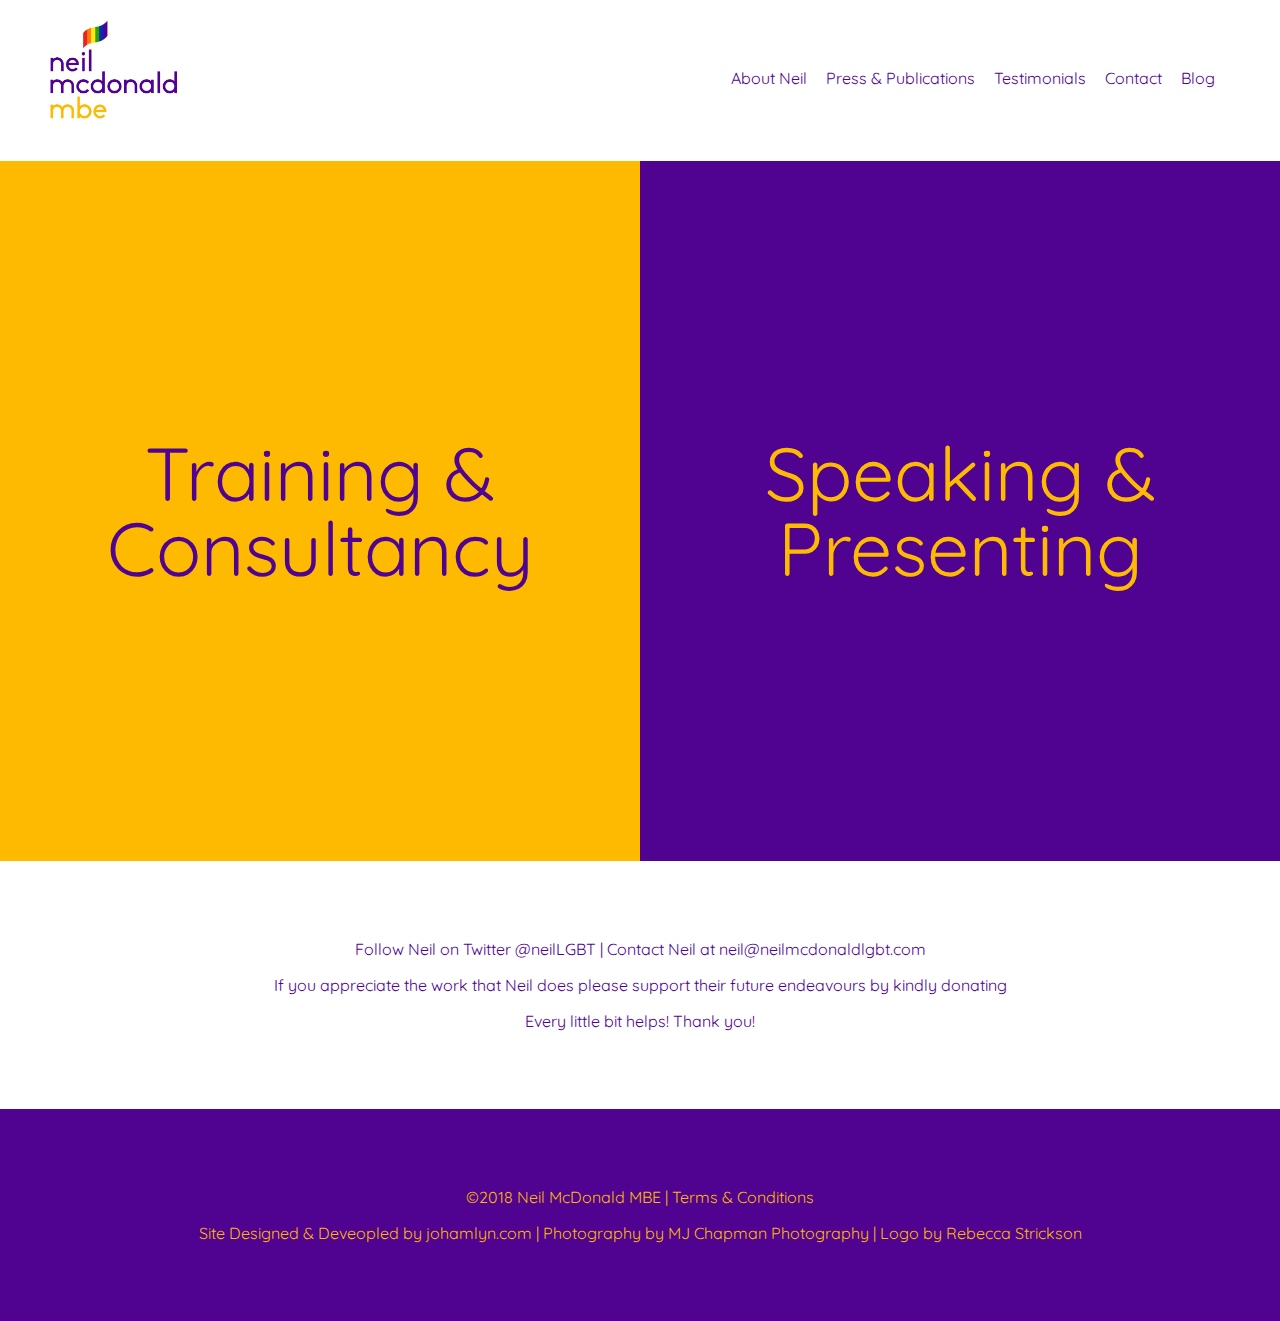
<file: index.html>
<!DOCTYPE html>
<html lang="en">
<head>
	<meta charset="utf-8">
	<meta name="description" content="LGBT Consultancy and Diversity Training">
  <meta name="keywords" content="LGBT, Consultancy, Diversity, Training, MBE">
	<meta name="google-site-verification" content="7BDsLbnuIYHjJ8TFVWQrb4E8E2ICrcxUHDn8xOt4UGc">

	<link href="https://fonts.googleapis.com/css?family=Quicksand" rel="stylesheet">

  <link rel="icon" href="images/logo.jpg">

	<title>Neil McDonald MBE</title>

	<link rel="stylesheet" href="css/reset.css">
	<link rel="stylesheet" href="css/style.css">

	<script>
  (function(i,s,o,g,r,a,m){i['GoogleAnalyticsObject']=r;i[r]=i[r]||function(){
  (i[r].q=i[r].q||[]).push(arguments)},i[r].l=1*new Date();a=s.createElement(o),
  m=s.getElementsByTagName(o)[0];a.async=1;a.src=g;m.parentNode.insertBefore(a,m)
  })(window,document,'script','https://www.google-analytics.com/analytics.js','ga');

  ga('create', 'UA-97072295-1', 'auto');
  ga('send', 'pageview');

</script>
</head>

<body>

<header>
	<a href="index.html"> <img src="images/logo.jpg" alt="logo"></a>

	<div class="list">
		<a href="about.html">About Neil</a>
		<a href="press.html">Press & Publications</a>
		<a href="testimonials.html">Testimonials</a>
		<a href="contact.html">Contact</a>
		<a href="http://neilmcdonaldlgbt.com/blog">Blog</a>
	</div>
</header>

<div class="container">
	<div><a class="consultancy" href="consultancy.html">Training & Consultancy</a></div>
	<div><a class="consultancy speaking" href="speaking.html">Speaking & Presenting</a></div>
</div>

<div class="contact">
	<p><a href="https://twitter.com/neilLGBT">Follow Neil on Twitter @neilLGBT</a> | <a href="mailto:neil@neilmcdonaldlgbt.com"> Contact Neil at neil@neilmcdonaldlgbt.com</a></p>

	<p><a href="https://www.paypal.me/neilmcdonaldlgbt">If you appreciate the work that Neil does please support their future endeavours by kindly donating</a></p>
	<p>Every little bit helps! Thank you!</p>
</div>

<footer>
  <p>&copy;2018 Neil McDonald MBE | <a href="terms.html">Terms & Conditions</a></p>

	<p><a href="http://johamlyn.com/">Site Designed & Deveopled by johamlyn.com</a> |
	<a href="http://www.mjchapman.co.uk/"> Photography by MJ Chapman Photography</a> | <a href="http://www.rebeccastrickson.com/"> Logo by Rebecca Strickson</a></p>
</footer>

</body>
</html>
</file>
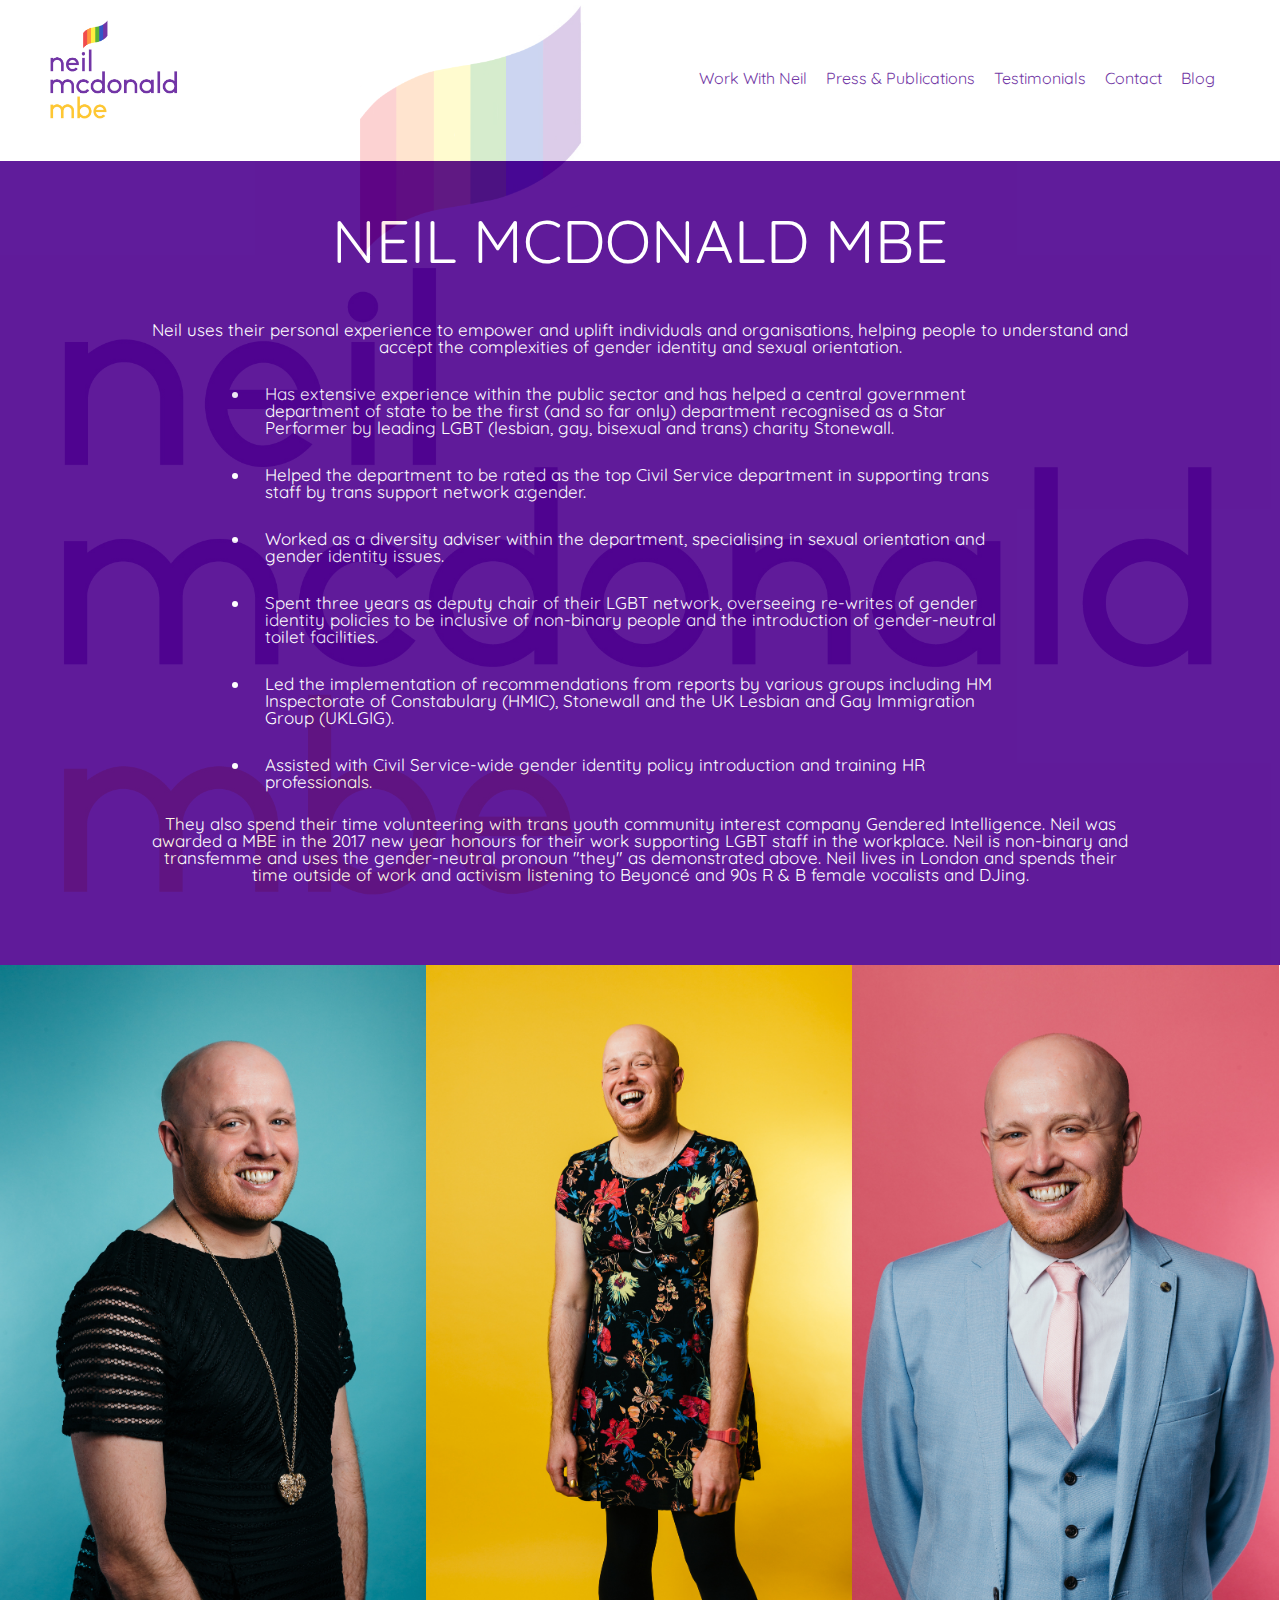
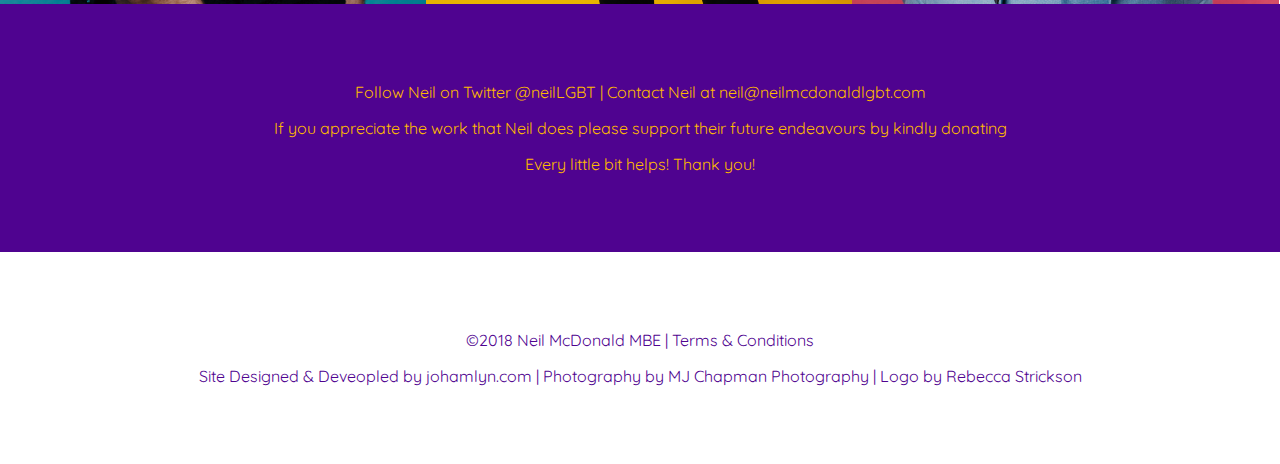
<file: about.html>
<!DOCTYPE html>
<html lang="en">
<head>
	<meta charset="utf-8">
	<meta name="description" content="LGBT Consultancy and Diversity Training">
  <meta name="keywords" content="LGBT, Consultancy, Diversity, Training, MBE">
	<meta name="google-site-verification" content="7BDsLbnuIYHjJ8TFVWQrb4E8E2ICrcxUHDn8xOt4UGc">

	<link href="https://fonts.googleapis.com/css?family=Quicksand" rel="stylesheet">

  <link rel="icon" href="images/logo.jpg">

	<title>Neil McDonald MBE | About</title>

	<link rel="stylesheet" href="css/reset.css">
	<link rel="stylesheet" href="css/about.css">

	<script>
  (function(i,s,o,g,r,a,m){i['GoogleAnalyticsObject']=r;i[r]=i[r]||function(){
  (i[r].q=i[r].q||[]).push(arguments)},i[r].l=1*new Date();a=s.createElement(o),
  m=s.getElementsByTagName(o)[0];a.async=1;a.src=g;m.parentNode.insertBefore(a,m)
  })(window,document,'script','https://www.google-analytics.com/analytics.js','ga');

  ga('create', 'UA-97072295-1', 'auto');
  ga('send', 'pageview');

</script>
</head>

<body>

<header>
	<a href="index.html"> <img src="images/logo.jpg" alt="logo"></a>

	<div class="list">
		<a href="index.html">Work With Neil</a>
		<a href="press.html">Press & Publications</a>
		<a href="testimonials.html">Testimonials</a>
		<a href="contact.html">Contact</a>
		<a href="http://neilmcdonaldlgbt.com/blog">Blog</a>
	</div>
</header>

<main>
	<h1>NEIL MCDONALD MBE</h1>

	<article>Neil uses their personal experience to empower and uplift individuals and organisations, helping people to understand and accept the complexities of gender identity and sexual orientation.</article>

	<ul>
		<li>Has extensive experience within the public sector and has helped a central government department of state to be the first (and so far only) department recognised as a Star Performer by leading LGBT (lesbian, gay, bisexual and trans) charity <a href="https://www.stonewall.org.uk/">Stonewall</a>.</li>

		<li>Helped the department to be rated as the top Civil Service department in supporting trans staff by trans support network <a href="http://www.agender.org.uk/">a:gender</a>.</li>

		<li>Worked as a diversity adviser within the department, specialising in sexual orientation and gender identity issues.</li>

		<li>Spent three years as deputy chair of their LGBT network, overseeing re-writes of gender identity policies to be inclusive of non-binary people and the introduction of gender-neutral toilet facilities.</li>

		<li>Led the implementation of recommendations from reports by various groups including HM Inspectorate of Constabulary (HMIC), <a href="https://www.stonewall.org.uk/">Stonewall</a> and the UK Lesbian and Gay Immigration Group (UKLGIG).</li>

		<li>Assisted with Civil Service-wide gender identity policy introduction and training HR professionals.</li>
	</ul>

	<article>They also spend their time volunteering with trans youth community interest company <a href="http://genderedintelligence.co.uk/">Gendered Intelligence</a>. Neil was awarded a MBE in the <a href="https://www.gov.uk/government/publications/new-years-honours-list-2017">2017 new year honours</a> for their work supporting LGBT staff in the workplace. Neil is non-binary and transfemme and uses the gender-neutral pronoun "they" as demonstrated above. Neil lives in London and spends their time outside of work and activism listening to Beyoncé and 90s R & B female vocalists and DJing.</article> 
</main>

<div class="container">
   <img alt="neilmcdonaldmbe" src="images/neil-3.jpg">
	 <img alt="neilmcdonaldmbe" src="images/neil-22.jpg">
	 <img alt="neilmcdonaldmbe" src="images/neil-39.jpg">
</div>

<div class="contact">
	<p><a href="https://twitter.com/neilLGBT">Follow Neil on Twitter @neilLGBT</a> | <a href="mailto:neil@neilmcdonaldlgbt.com"> Contact Neil at neil@neilmcdonaldlgbt.com</a></p>

	<p><a href="https://www.paypal.me/neilmcdonaldlgbt">If you appreciate the work that Neil does please support their future endeavours by kindly donating</a></p>
	<p>Every little bit helps! Thank you!</p>
</div>

<footer>
  <p>&copy;2018 Neil McDonald MBE | <a href="terms.html">Terms & Conditions</a></p>

	<p><a href="http://johamlyn.com/">Site Designed & Deveopled by johamlyn.com</a> |
	<a href="http://www.mjchapman.co.uk/"> Photography by MJ Chapman Photography</a> | <a href="http://www.rebeccastrickson.com/"> Logo by Rebecca Strickson</a></p>
</footer>

</body>
</html>
</file>
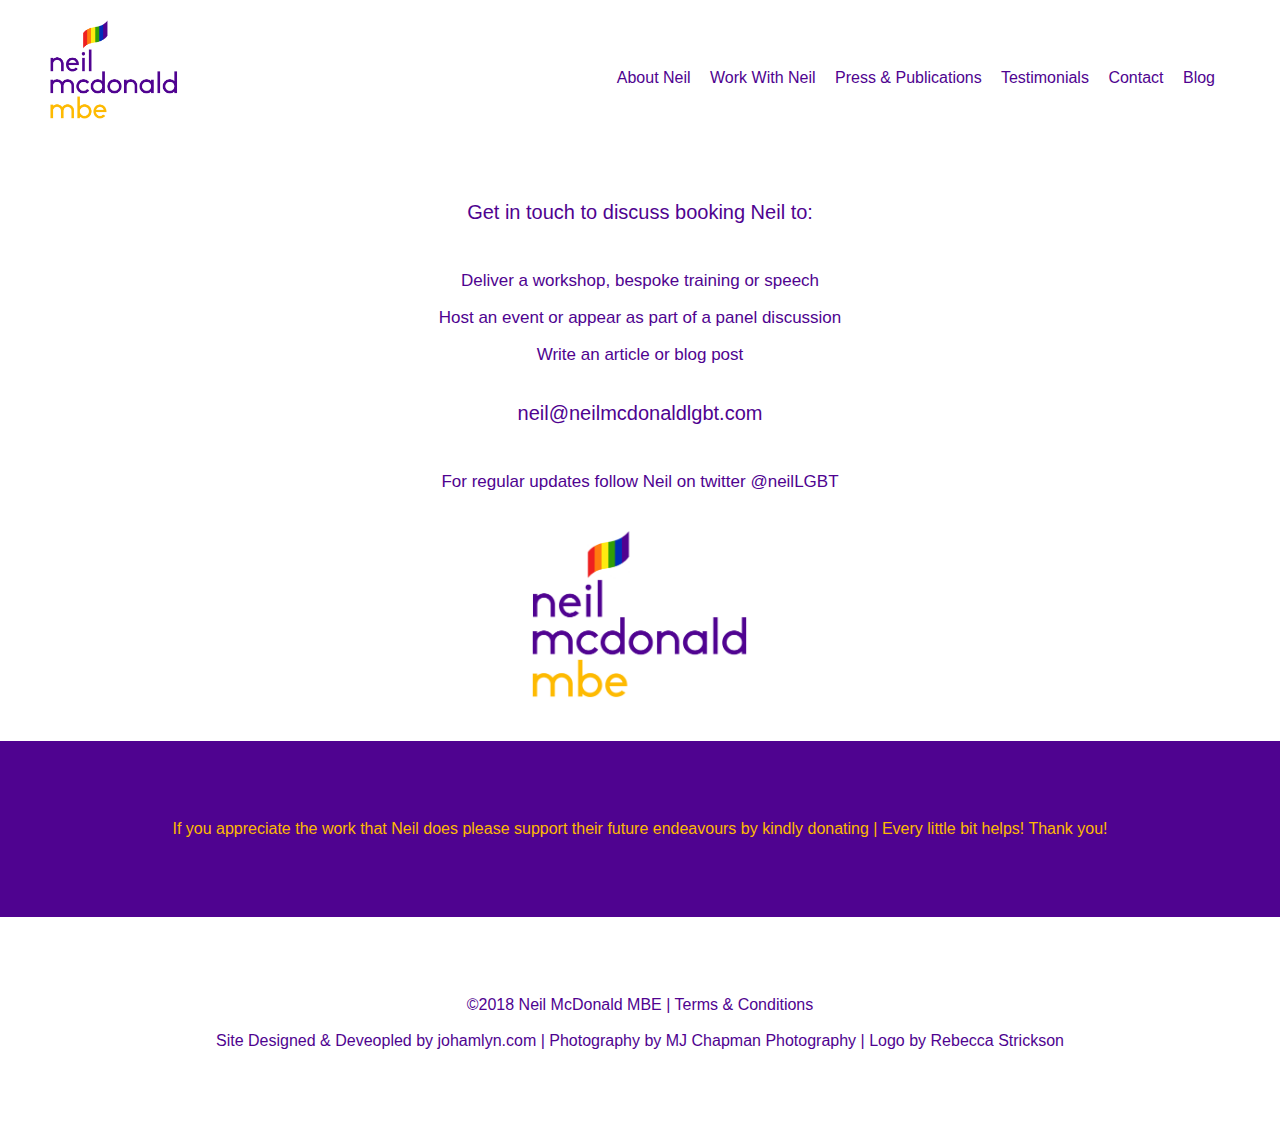
<file: consulatncy.html>
<!DOCTYPE html>
<html lang="en">
<head>
	<meta charset="utf-8">
	<meta name="description" content="LGBT Consultancy and Diversity Training">
  <meta name="keywords" content="LGBT, Consultancy, Diversity, Training, MBE">

  <link href="https://fonts.googleapis.com/css?family=Caveat" rel="stylesheet">

	<link rel="icon" href="images/logo.jpg">

	<title>Neil McDonald MBE | Contact</title>

	<link rel="stylesheet" href="css/reset.css">
	<link rel="stylesheet" href="css/contact.css">

	<script>
  (function(i,s,o,g,r,a,m){i['GoogleAnalyticsObject']=r;i[r]=i[r]||function(){
  (i[r].q=i[r].q||[]).push(arguments)},i[r].l=1*new Date();a=s.createElement(o),
  m=s.getElementsByTagName(o)[0];a.async=1;a.src=g;m.parentNode.insertBefore(a,m)
  })(window,document,'script','https://www.google-analytics.com/analytics.js','ga');

  ga('create', 'UA-97072295-1', 'auto');
  ga('send', 'pageview');

</script>
</head>

<body>
	<header>
		<a href="index.html"> <img src="images/logo.jpg" alt="logo"></a>

		<div class="list">
			<a href="about.html">About Neil</a>
			<a href="index.html">Work With Neil</a>
			<a href="press.html">Press & Publications</a>
			<a href="testimonials.html">Testimonials</a>
			<a href="contact.html">Contact</a>
			<a href="http://neilmcdonaldlgbt.com/blog">Blog</a>
		</div>
	</header>

  <main>
		<section>Get in touch to discuss booking Neil to:</section>

		<p>Deliver a workshop, bespoke training or speech</p>
		<p>Host an event or appear as part of a panel discussion</p>
		<p>Write an article or blog post</p>

	  <section><a href="mailto:neil@neilmcdonaldlgbt.com">neil@neilmcdonaldlgbt.com</a></section>

		<p>For regular updates follow Neil on twitter <a href="https://twitter.com/neilLGBT">@neilLGBT</a></p>

		<img src="images/logo.jpg" alt="logo">

	</main>

<div class="contact">
	<p><a href="https://www.paypal.me/neilmcdonaldlgbt">If you appreciate the work that Neil does please support their future endeavours by kindly donating | Every little bit helps! Thank you!</a></p>
</div>

<footer>
  <p>&copy;2018 Neil McDonald MBE | <a href="terms.html">Terms & Conditions</a></p>

	<p><a href="http://johamlyn.com/">Site Designed & Deveopled by johamlyn.com</a> |
	<a href="http://www.mjchapman.co.uk/"> Photography by MJ Chapman Photography</a> | <a href="http://www.rebeccastrickson.com/"> Logo by Rebecca Strickson</a></p>
</footer>
</body>
</html>
</file>
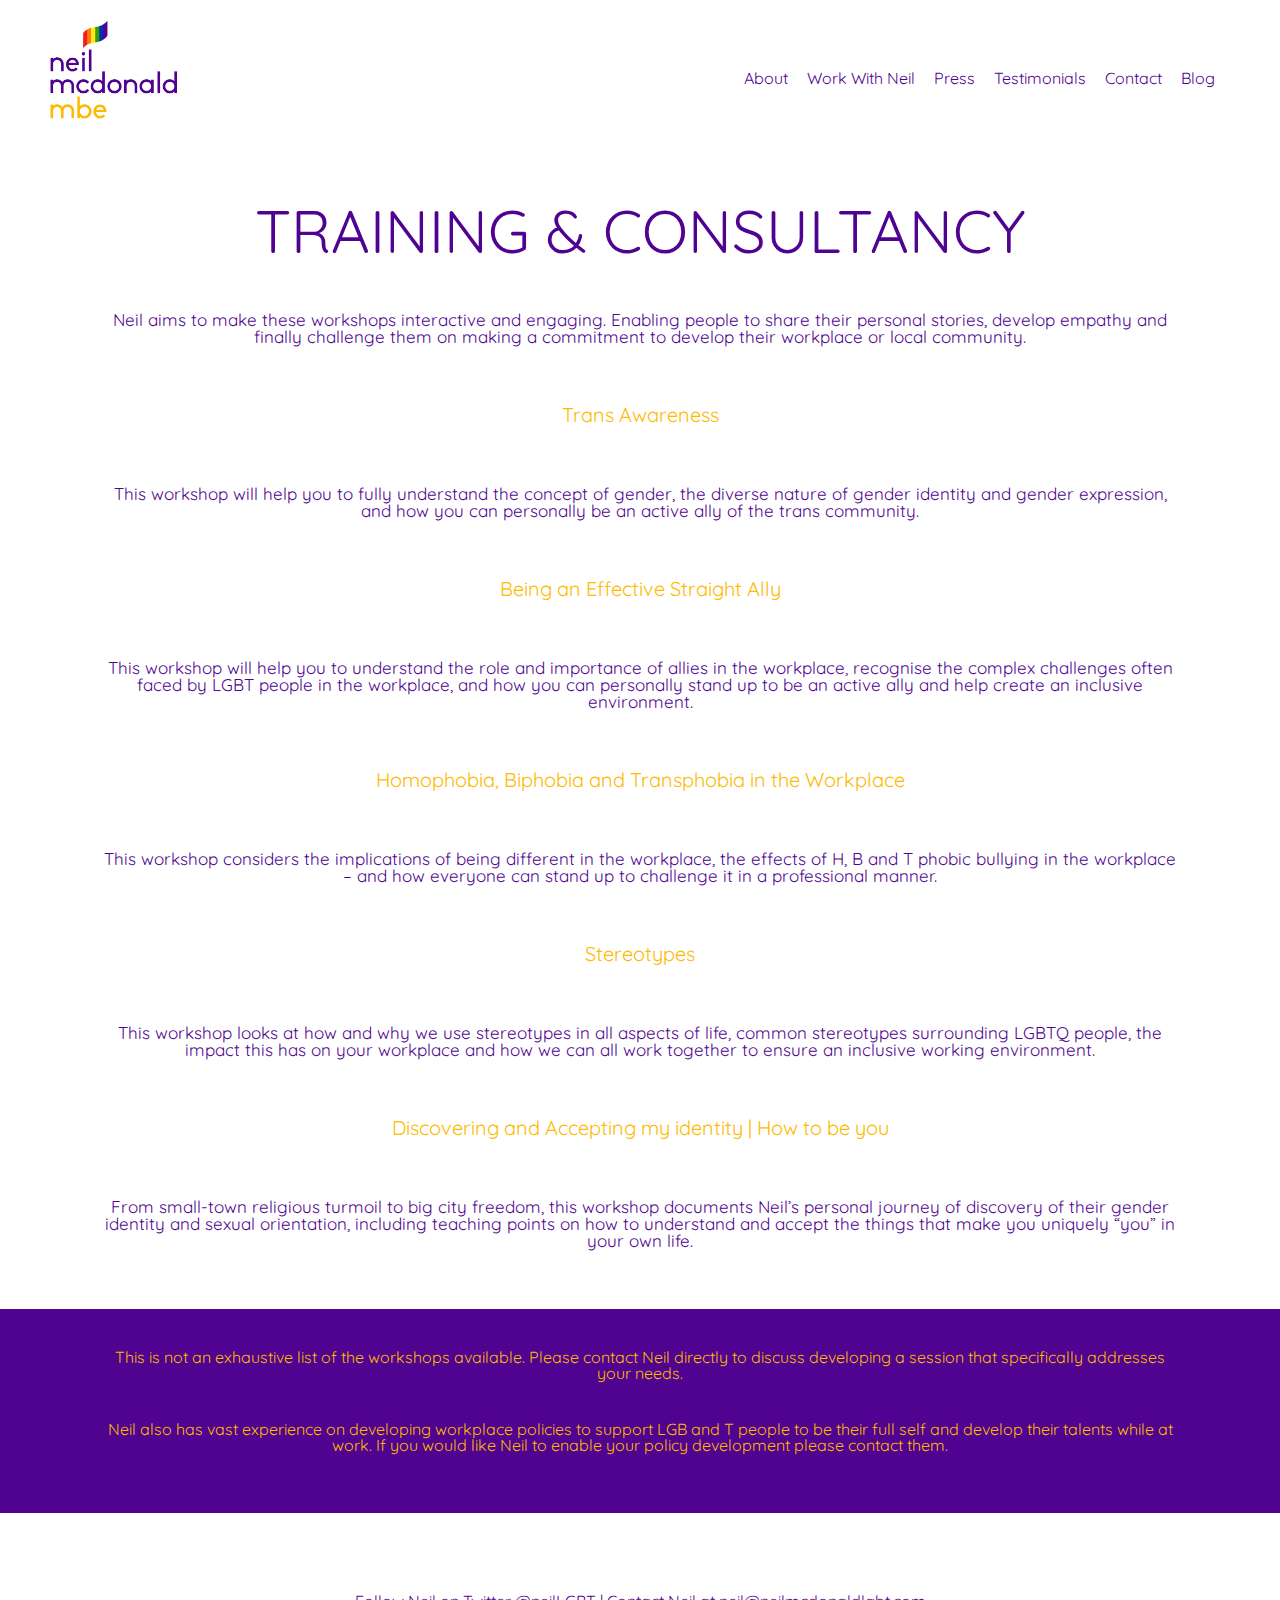
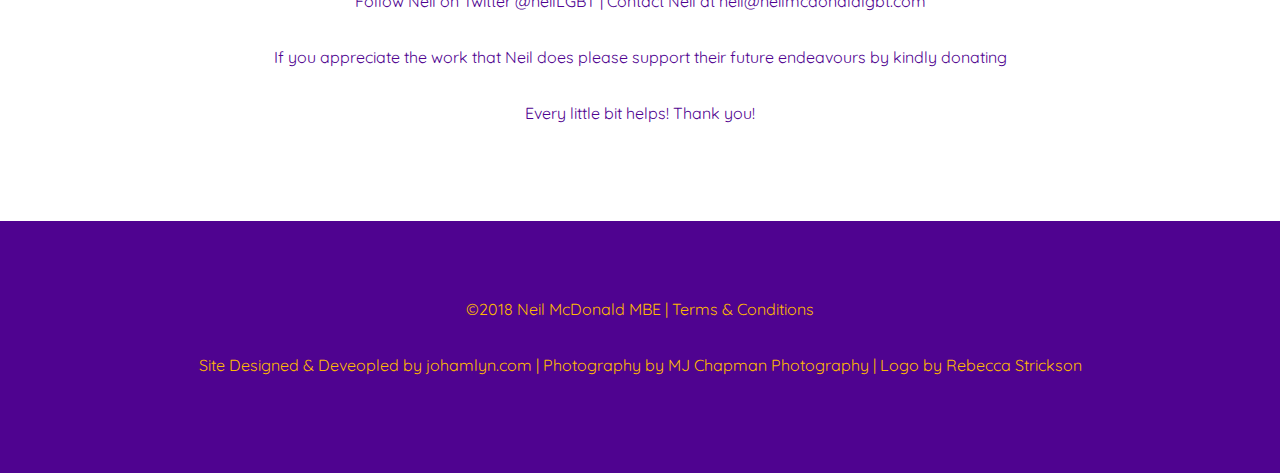
<file: consultancy.html>
<!DOCTYPE html>
<html lang="en">
<head>
	<meta charset="utf-8">
	<meta name="description" content="LGBT Consultancy and Diversity Training">
  <meta name="keywords" content="LGBT, Consultancy, Diversity, Training, MBE">

  <link href="https://fonts.googleapis.com/css?family=Quicksand" rel="stylesheet">

	<link rel="icon" href="images/logo.jpg">

	<title>Neil McDonald MBE | Consultancy & Workshops</title>

	<link rel="stylesheet" href="css/reset.css">
	<link rel="stylesheet" href="css/consultancy.css">

	<script>
  (function(i,s,o,g,r,a,m){i['GoogleAnalyticsObject']=r;i[r]=i[r]||function(){
  (i[r].q=i[r].q||[]).push(arguments)},i[r].l=1*new Date();a=s.createElement(o),
  m=s.getElementsByTagName(o)[0];a.async=1;a.src=g;m.parentNode.insertBefore(a,m)
  })(window,document,'script','https://www.google-analytics.com/analytics.js','ga');

  ga('create', 'UA-97072295-1', 'auto');
  ga('send', 'pageview');

</script>
</head>

<body>
	<header>
		<a href="index.html"> <img src="images/logo.jpg" alt="logo"></a>

		<div class="list">
			<a href="about.html">About</a>
			<a href="index.html">Work With Neil</a>
			<a href="press.html">Press</a>
			<a href="testimonials.html">Testimonials</a>
			<a href="contact.html">Contact</a>
			<a href="http://neilmcdonaldlgbt.com/blog">Blog</a>
		</div>
	</header>

  <main>
		<h1>TRAINING & CONSULTANCY</h1>

		<p>Neil aims to make these workshops interactive and engaging. Enabling people to share their personal stories, develop empathy and finally challenge them on making a commitment to develop their workplace or local community.</p>

		<section>Trans Awareness</section>

		<p>This workshop will help you to fully understand the concept of gender, the diverse nature of gender identity and gender expression, and how you can personally be an active ally of the trans community.</p>

		<section>Being an Effective Straight Ally</section>

		<p>This workshop will help you to understand the role and importance of allies in the workplace, recognise the complex challenges often faced by LGBT people in the workplace, and how you can personally stand up to be an active ally and help create an inclusive environment.</p>

		<section>Homophobia, Biphobia and Transphobia in the Workplace</section>

		<p>This workshop considers the implications of being different in the workplace, the effects of H, B and T phobic bullying in the workplace – and how everyone can stand up to challenge it in a professional manner.</p>

		<section>Stereotypes</section>

		<p>This workshop looks at how and why we use stereotypes in all aspects of life, common stereotypes surrounding LGBTQ people, the impact this has on your workplace and how we can all work together to ensure an inclusive working environment.</p>

		<section>Discovering and Accepting my identity | How to be you</section>

		<p>From small-town religious turmoil to big city freedom, this workshop documents Neil’s personal journey of discovery of their gender identity and sexual orientation, including teaching points on how to understand and accept the things that make you uniquely “you” in your own life.</p>
</main>

<div class="action">
	  <p><a href="mailto:neil@neilmcdonaldlgbt.com">This is not an exhaustive list of the workshops available. Please contact Neil directly to discuss developing a session that specifically addresses your needs.</a></p>

		<p><a href="mailto:neil@neilmcdonaldlgbt.com">Neil also has vast experience on developing workplace policies to support LGB and T people to be their full self and develop their talents while at work. If you would like Neil to enable your policy development please contact them.</a></p>
</div>

	<div class="contact">
		<p><a href="https://twitter.com/neilLGBT">Follow Neil on Twitter @neilLGBT</a> | <a href="mailto:neil@neilmcdonaldlgbt.com"> Contact Neil at neil@neilmcdonaldlgbt.com</a></p>

		<p><a href="https://www.paypal.me/neilmcdonaldlgbt">If you appreciate the work that Neil does please support their future endeavours by kindly donating</a></p>
		<p>Every little bit helps! Thank you!</p>
	</div>

<footer>
  <p>&copy;2018 Neil McDonald MBE | <a href="terms.html">Terms & Conditions</a></p>

	<p><a href="http://johamlyn.com/">Site Designed & Deveopled by johamlyn.com</a> |
	<a href="http://www.mjchapman.co.uk/"> Photography by MJ Chapman Photography</a> | <a href="http://www.rebeccastrickson.com/"> Logo by Rebecca Strickson</a></p>
</footer>
</body>
</html>
</file>
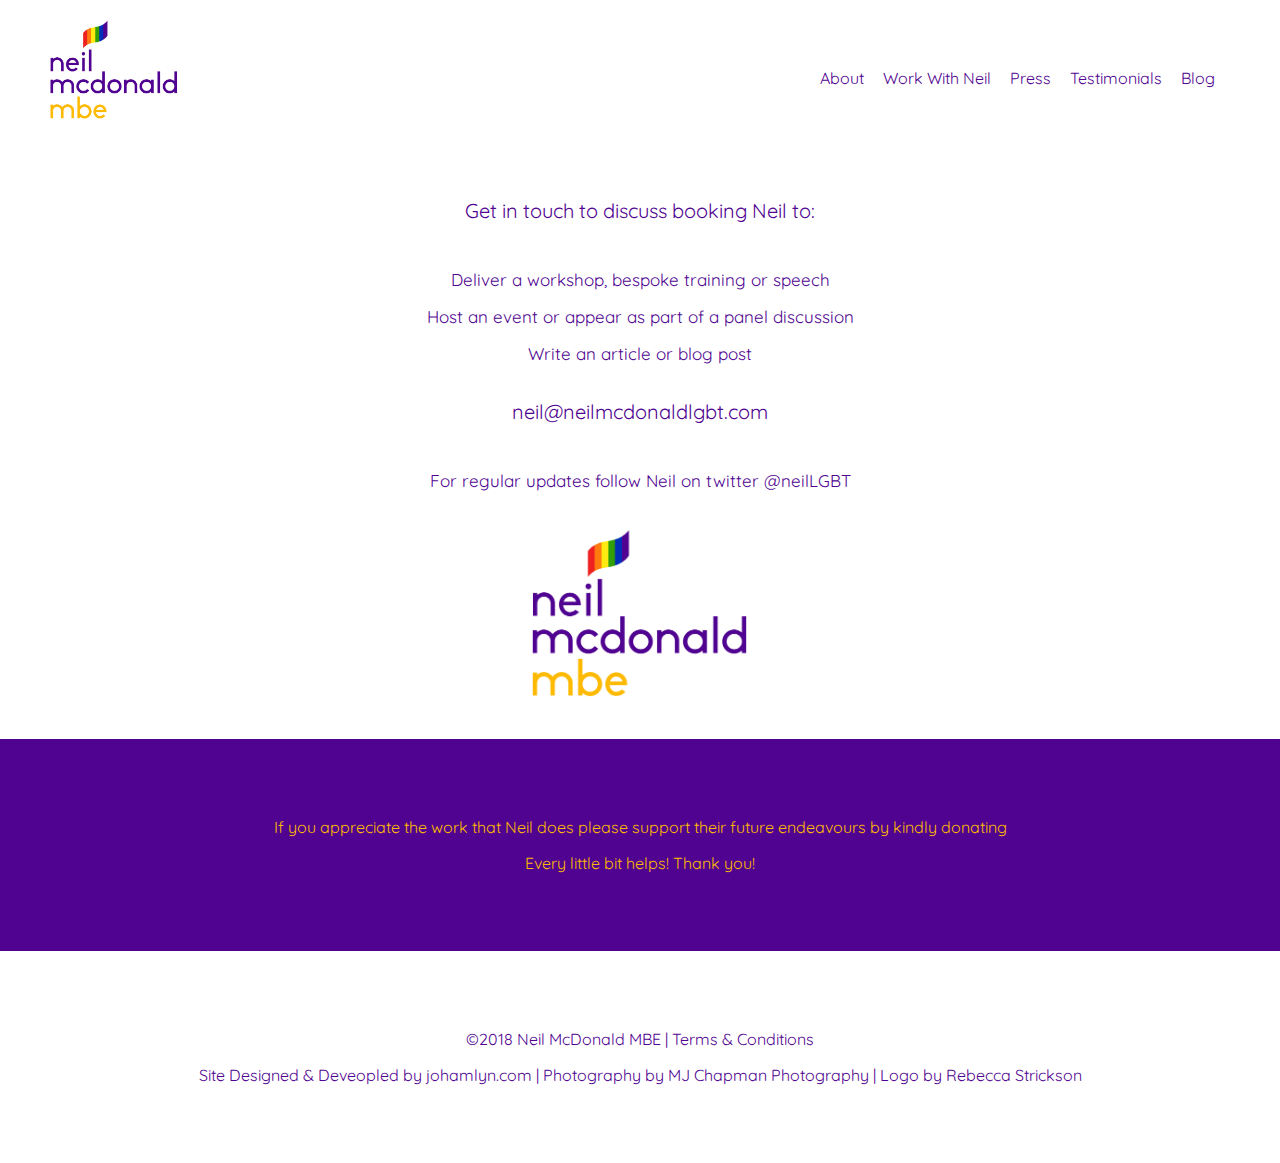
<file: contact.html>
<!DOCTYPE html>
<html lang="en">
<head>
	<meta charset="utf-8">
	<meta name="description" content="LGBT Consultancy and Diversity Training">
  <meta name="keywords" content="LGBT, Consultancy, Diversity, Training, MBE">

  <link href="https://fonts.googleapis.com/css?family=Quicksand" rel="stylesheet">

	<link rel="icon" href="images/logo.jpg">

	<title>Neil McDonald MBE | Contact</title>

	<link rel="stylesheet" href="css/reset.css">
	<link rel="stylesheet" href="css/contact.css">

	<script>
  (function(i,s,o,g,r,a,m){i['GoogleAnalyticsObject']=r;i[r]=i[r]||function(){
  (i[r].q=i[r].q||[]).push(arguments)},i[r].l=1*new Date();a=s.createElement(o),
  m=s.getElementsByTagName(o)[0];a.async=1;a.src=g;m.parentNode.insertBefore(a,m)
  })(window,document,'script','https://www.google-analytics.com/analytics.js','ga');

  ga('create', 'UA-97072295-1', 'auto');
  ga('send', 'pageview');

</script>
</head>

<body>
	<header>
		<a href="index.html"> <img src="images/logo.jpg" alt="logo"></a>

		<div class="list">
			<a href="about.html">About</a>
			<a href="index.html">Work With Neil</a>
			<a href="press.html">Press</a>
			<a href="testimonials.html">Testimonials</a>
			<a href="http://neilmcdonaldlgbt.com/blog">Blog</a>
		</div>
	</header>

  <main>
		<section>Get in touch to discuss booking Neil to:</section>

		<p>Deliver a workshop, bespoke training or speech</p>
		<p>Host an event or appear as part of a panel discussion</p>
		<p>Write an article or blog post</p>

	  <section><a href="mailto:neil@neilmcdonaldlgbt.com">neil@neilmcdonaldlgbt.com</a></section>

		<p>For regular updates follow Neil on twitter <a href="https://twitter.com/neilLGBT">@neilLGBT</a></p>

		<img src="images/logo.jpg" alt="logo">

	</main>

<div class="contact">
	<p><a href="https://www.paypal.me/neilmcdonaldlgbt">If you appreciate the work that Neil does please support their future endeavours by kindly donating</a></p>
	<p>Every little bit helps! Thank you!</p>
</div>

<footer>
  <p>&copy;2018 Neil McDonald MBE | <a href="terms.html">Terms & Conditions</a></p>

	<p><a href="http://johamlyn.com/">Site Designed & Deveopled by johamlyn.com</a> |
	<a href="http://www.mjchapman.co.uk/"> Photography by MJ Chapman Photography</a> | <a href="http://www.rebeccastrickson.com/"> Logo by Rebecca Strickson</a></p>
</footer>
</body>
</html>
</file>
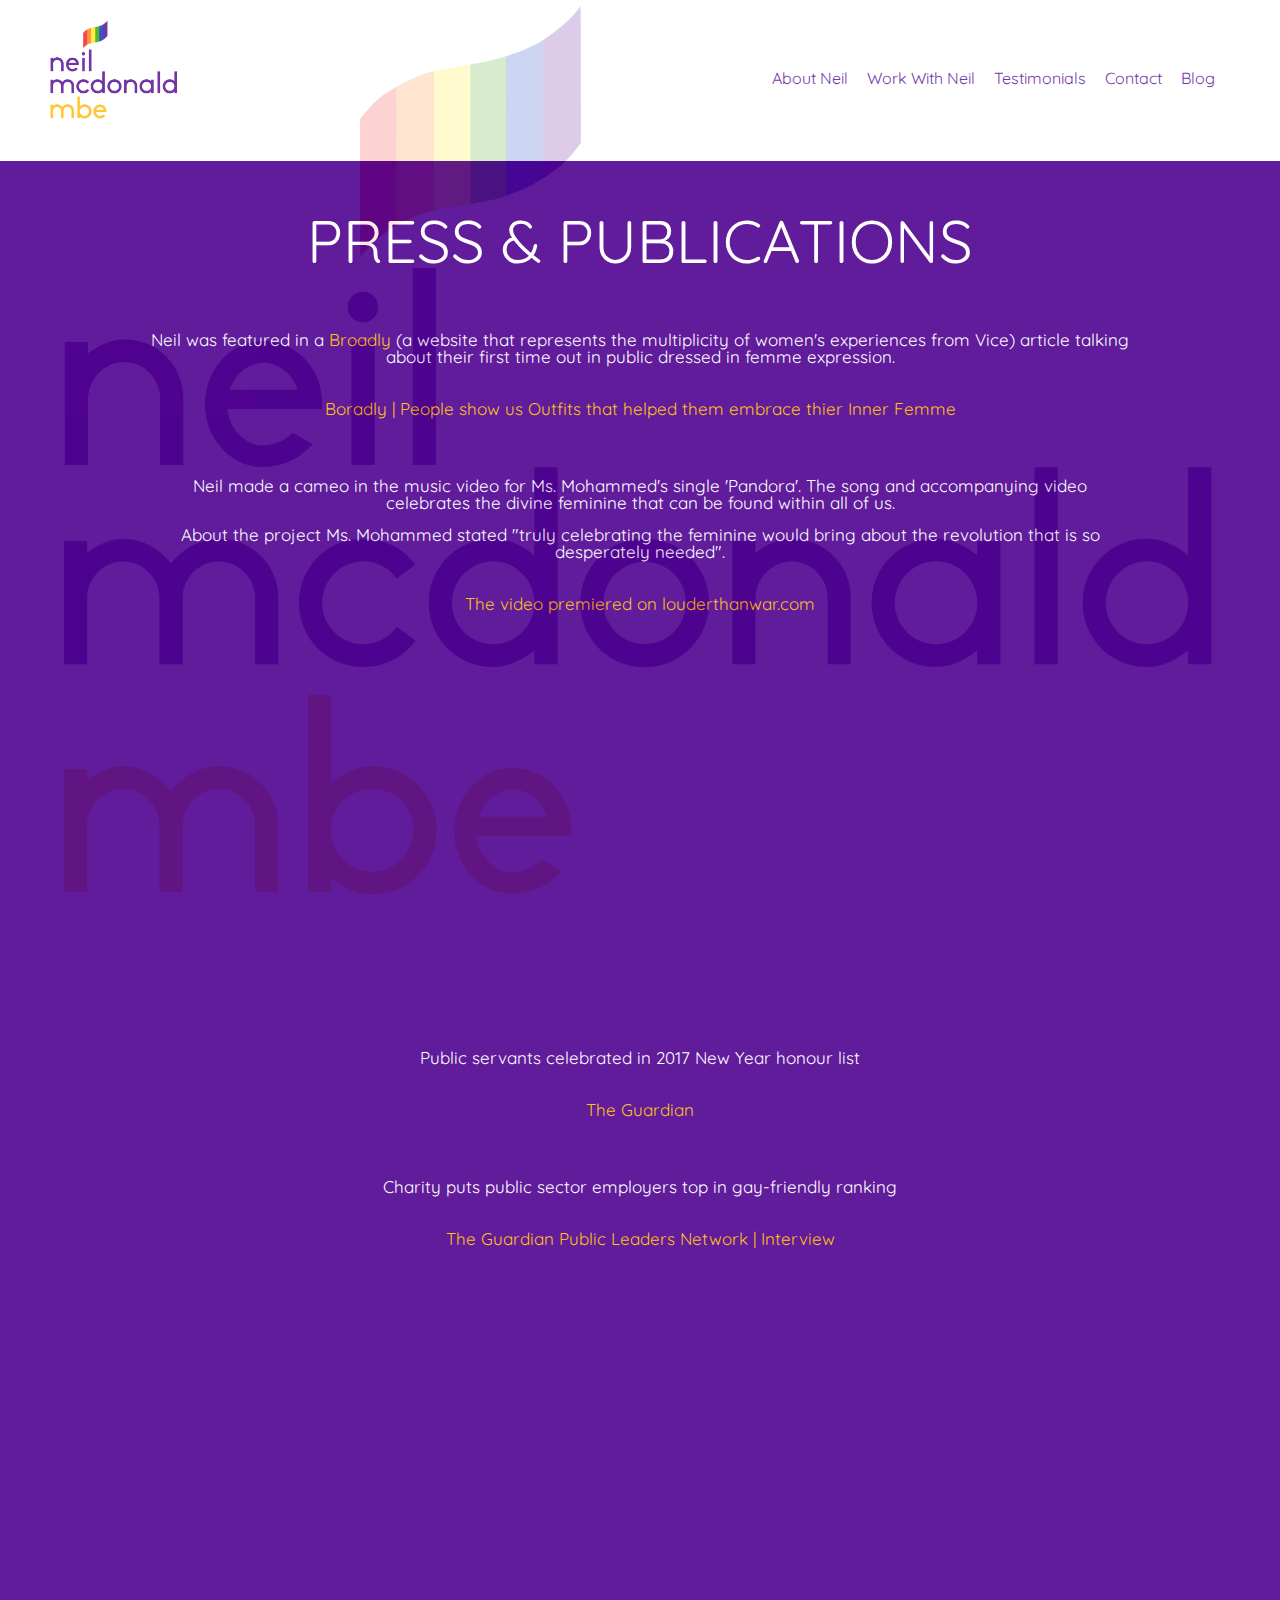
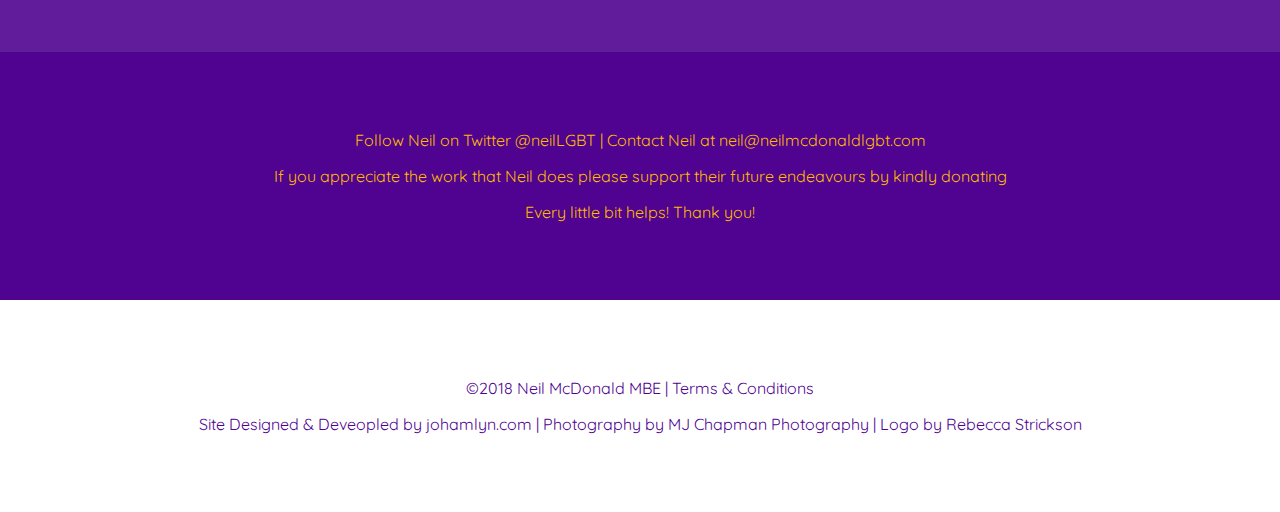
<file: press.html>
<!DOCTYPE html>
<html lang="en">
<head>
	<meta charset="utf-8">
	<meta name="description" content="LGBT Consultancy and Diversity Training">
  <meta name="keywords" content="LGBT, Consultancy, Diversity, Training, MBE">
	<meta name="google-site-verification" content="7BDsLbnuIYHjJ8TFVWQrb4E8E2ICrcxUHDn8xOt4UGc">

	<link href="https://fonts.googleapis.com/css?family=Quicksand" rel="stylesheet">

  <link rel="icon" href="images/logo.jpg">

	<title>Neil McDonald MBE | Press & Publications</title>

	<link rel="stylesheet" href="css/reset.css">
	<link rel="stylesheet" href="css/press.css">

	<script>
  (function(i,s,o,g,r,a,m){i['GoogleAnalyticsObject']=r;i[r]=i[r]||function(){
  (i[r].q=i[r].q||[]).push(arguments)},i[r].l=1*new Date();a=s.createElement(o),
  m=s.getElementsByTagName(o)[0];a.async=1;a.src=g;m.parentNode.insertBefore(a,m)
  })(window,document,'script','https://www.google-analytics.com/analytics.js','ga');

  ga('create', 'UA-97072295-1', 'auto');
  ga('send', 'pageview');

</script>
</head>

<body>

<header>
	<a href="index.html"> <img src="images/logo.jpg" alt="logo"></a>

	<div class="list">
		<a href="about.html">About Neil</a>
		<a href="index.html">Work With Neil</a>
		<a href="testimonials.html">Testimonials</a>
		<a href="contact.html">Contact</a>
		<a href="http://neilmcdonaldlgbt.com/blog">Blog</a>
	</div>
</header>

<main>
	<h1>PRESS & PUBLICATIONS</h1>

	<article>Neil was featured in a <a href="https://broadly.vice.com/en_us">Broadly</a> (a website that represents the multiplicity of women's experiences from Vice) article talking about their first time out in public dressed in femme expression.</article>
	<p><a href="https://broadly.vice.com/en_us/article/xw7xbz/lgbtq-femme-identity-outfit-photos">Boradly | People show us Outfits that helped them embrace thier Inner Femme</a></p>

	<article>Neil made a cameo in the music video for Ms. Mohammed's single 'Pandora'. The song and accompanying video celebrates the divine feminine that can be found within all of us.</article>
  <article>About the project Ms. Mohammed stated "truly celebrating the feminine would bring about the revolution that is so desperately needed".</article>
  <p><a href="http://louderthanwar.com/">The video premiered on louderthanwar.com</a></p>

  <div class="video">
		<iframe width="560" height="315" src="https://www.youtube.com/embed/EqOj5eoqYrY" frameborder="0" allow="autoplay; encrypted-media" allowfullscreen></iframe>
  </div>
	
	<article>Public servants celebrated in 2017 New Year honour list</article>
  <p><a href="https://www.theguardian.com/public-leaders-network/2016/dec/30/public-servants-civil-service-2017-new-year-honours-list">The Guardian</a></p>

	<article>Charity puts public sector employers top in gay-friendly ranking</article>
	<p><a href="https://www.theguardian.com/public-leaders-network/2014/feb/07/lgbt-public-sector-diversity">The Guardian Public Leaders Network | Interview</a></p>

   <div class="container">
     <iframe width="560" height="315" src="https://www.youtube.com/embed/Wj3b8RHlGrY" frameborder="0" allowfullscreen></iframe>

     <iframe width="560" height="315" src="https://www.youtube.com/embed/u2c_HnumWAQ" frameborder="0" allowfullscreen></iframe>

    <iframe width="560" height="315" src="https://www.youtube.com/embed/yy6zjjgUKbY" frameborder="0" allowfullscreen></iframe>
  </div>
</main>

<div class="contact">
	<p><a href="https://twitter.com/neilLGBT">Follow Neil on Twitter @neilLGBT</a> | <a href="mailto:neil@neilmcdonaldlgbt.com"> Contact Neil at neil@neilmcdonaldlgbt.com</a></p>

	<p><a href="https://www.paypal.me/neilmcdonaldlgbt">If you appreciate the work that Neil does please support their future endeavours by kindly donating</a></p>
	<p>Every little bit helps! Thank you!</p>
</div>

<footer>
  <p>&copy;2018 Neil McDonald MBE | <a href="terms.html">Terms & Conditions</a></p>

	<p><a href="http://johamlyn.com/">Site Designed & Deveopled by johamlyn.com</a> |
	<a href="http://www.mjchapman.co.uk/"> Photography by MJ Chapman Photography</a> | <a href="http://www.rebeccastrickson.com/"> Logo by Rebecca Strickson</a></p>
</footer>

</body>
</html>
</file>
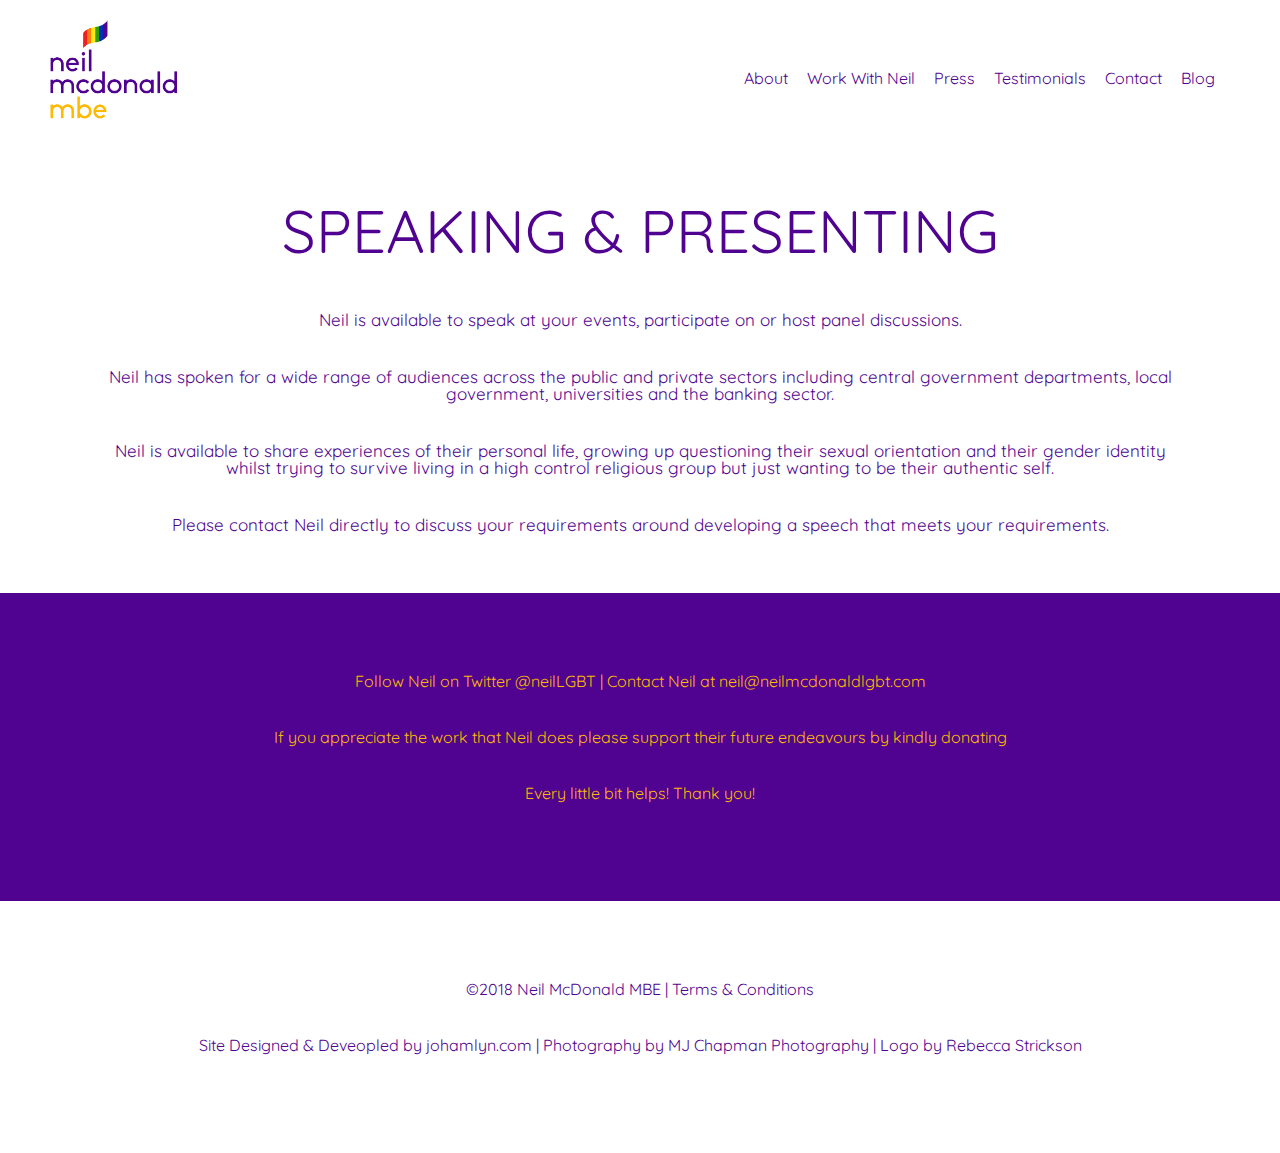
<file: speaking.html>
<!DOCTYPE html>
<html lang="en">
<head>
	<meta charset="utf-8">
	<meta name="description" content="LGBT Consultancy and Diversity Training">
  <meta name="keywords" content="LGBT, Consultancy, Diversity, Training, MBE">

  <link href="https://fonts.googleapis.com/css?family=Quicksand" rel="stylesheet">

	<link rel="icon" href="images/logo.jpg">

	<title>Neil McDonald MBE | Speaking & Presenting</title>

	<link rel="stylesheet" href="css/reset.css">
	<link rel="stylesheet" href="css/speaking.css">

	<script>
  (function(i,s,o,g,r,a,m){i['GoogleAnalyticsObject']=r;i[r]=i[r]||function(){
  (i[r].q=i[r].q||[]).push(arguments)},i[r].l=1*new Date();a=s.createElement(o),
  m=s.getElementsByTagName(o)[0];a.async=1;a.src=g;m.parentNode.insertBefore(a,m)
  })(window,document,'script','https://www.google-analytics.com/analytics.js','ga');

  ga('create', 'UA-97072295-1', 'auto');
  ga('send', 'pageview');

</script>
</head>

<body>
	<header>
		<a href="index.html"> <img src="images/logo.jpg" alt="logo"></a>

		<div class="list">
			<a href="about.html">About</a>
			<a href="index.html">Work With Neil</a>
			<a href="press.html">Press</a>
			<a href="testimonials.html">Testimonials</a>
			<a href="contact.html">Contact</a>
			<a href="http://neilmcdonaldlgbt.com/blog">Blog</a>
		</div>
	</header>

  <main>
		<h1>SPEAKING & PRESENTING</h1>

		<p>Neil is available to speak at your events, participate on or host panel discussions.</p>

		<p>Neil has spoken for a wide range of audiences across the public and private sectors including central government departments, local government, universities and the banking sector.</p>

		<p>Neil is available to share experiences of their personal life, growing up questioning their sexual orientation and their gender identity whilst trying to survive living in a high control religious group but just wanting to be their authentic self.</p>

    <p><a href="mailto:neil@neilmcdonaldlgbt.com">Please contact Neil directly to discuss your requirements around developing a speech that meets your requirements.</a></p>

	</main>

	<div class="contact">
		<p><a href="https://twitter.com/neilLGBT">Follow Neil on Twitter @neilLGBT</a> | <a href="mailto:neil@neilmcdonaldlgbt.com"> Contact Neil at neil@neilmcdonaldlgbt.com</a></p>

		<p><a href="https://www.paypal.me/neilmcdonaldlgbt">If you appreciate the work that Neil does please support their future endeavours by kindly donating</a></p>
		<p>Every little bit helps! Thank you!</p>
	</div>

<footer>
  <p>&copy;2018 Neil McDonald MBE | <a href="terms.html">Terms & Conditions</a></p>

	<p><a href="http://johamlyn.com/">Site Designed & Deveopled by johamlyn.com</a> |
	<a href="http://www.mjchapman.co.uk/"> Photography by MJ Chapman Photography</a> | <a href="http://www.rebeccastrickson.com/"> Logo by Rebecca Strickson</a></p>
</footer>
</body>
</html>
</file>
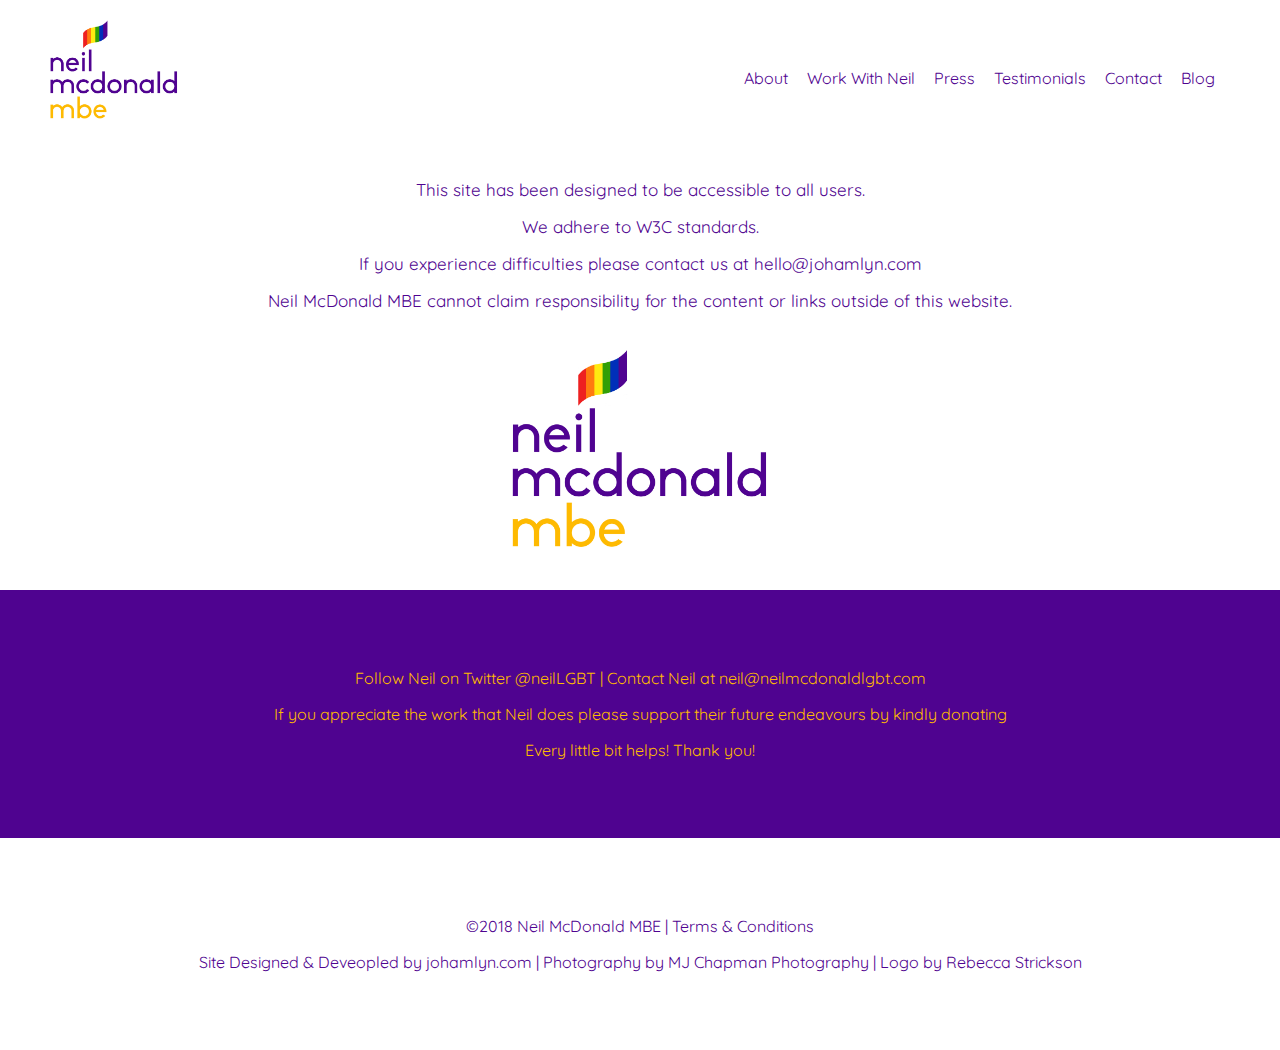
<file: terms.html>
<!DOCTYPE html>
<html lang="en">
<head>
	<meta charset="utf-8">
	<meta name="description" content="LGBT Consultancy and Diversity Training">
  <meta name="keywords" content="LGBT, Consultancy, Diversity, Training, MBE">
  <link href="https://fonts.googleapis.com/css?family=Caveat" rel="stylesheet">

	<link href="https://fonts.googleapis.com/css?family=Quicksand" rel="stylesheet">

  <link rel="icon" href="images/logo.jpg">

	<title>Neil McDonald MBE | Terms & Conditions</title>

	<link rel="stylesheet" href="css/reset.css">
	<link rel="stylesheet" href="css/terms.css">

	<script>
  (function(i,s,o,g,r,a,m){i['GoogleAnalyticsObject']=r;i[r]=i[r]||function(){
  (i[r].q=i[r].q||[]).push(arguments)},i[r].l=1*new Date();a=s.createElement(o),
  m=s.getElementsByTagName(o)[0];a.async=1;a.src=g;m.parentNode.insertBefore(a,m)
  })(window,document,'script','https://www.google-analytics.com/analytics.js','ga');

  ga('create', 'UA-97072295-1', 'auto');
  ga('send', 'pageview');

</script>
</head>

<body>
	<header>
		<a href="index.html"> <img src="images/logo.jpg" alt="logo"></a>

		<div class="list">
			<a href="about.html">About</a>
			<a href="index.html">Work With Neil</a>
			<a href="press.html">Press</a>
			<a href="testimonials.html">Testimonials</a>
			<a href="contact.html">Contact</a>
			<a href="http://neilmcdonaldlgbt.com/blog">Blog</a>
		</div>
	</header>

  <main>
		<p>This site has been designed to be accessible to all users.</p>
		<p>We adhere to W3C standards.</p>
		<p>If you experience difficulties please contact us at <a href="mailto:hello@johamlyn.com">hello@johamlyn.com</a></p>
    <p>Neil McDonald MBE cannot claim responsibility for the content or links outside of this website.</p>

		<img src="images/logo.jpg" alt="logo">

	</main>

<div class="contact">
	<p><a href="https://twitter.com/neilLGBT">Follow Neil on Twitter @neilLGBT</a> | <a href="mailto:neil@neilmcdonaldlgbt.com"> Contact Neil at neil@neilmcdonaldlgbt.com</a></p>

	<p><a href="https://www.paypal.me/neilmcdonaldlgbt">If you appreciate the work that Neil does please support their future endeavours by kindly donating</a></p>
	<p>Every little bit helps! Thank you!</p>
</div>

<footer>
  <p>&copy;2018 Neil McDonald MBE | <a href="terms.html">Terms & Conditions</a></p>

	<p><a href="http://johamlyn.com/">Site Designed & Deveopled by johamlyn.com</a> |
	<a href="http://www.mjchapman.co.uk/"> Photography by MJ Chapman Photography</a> | <a href="http://www.rebeccastrickson.com/"> Logo by Rebecca Strickson</a></p>
</footer>
</body>
</html>
</file>
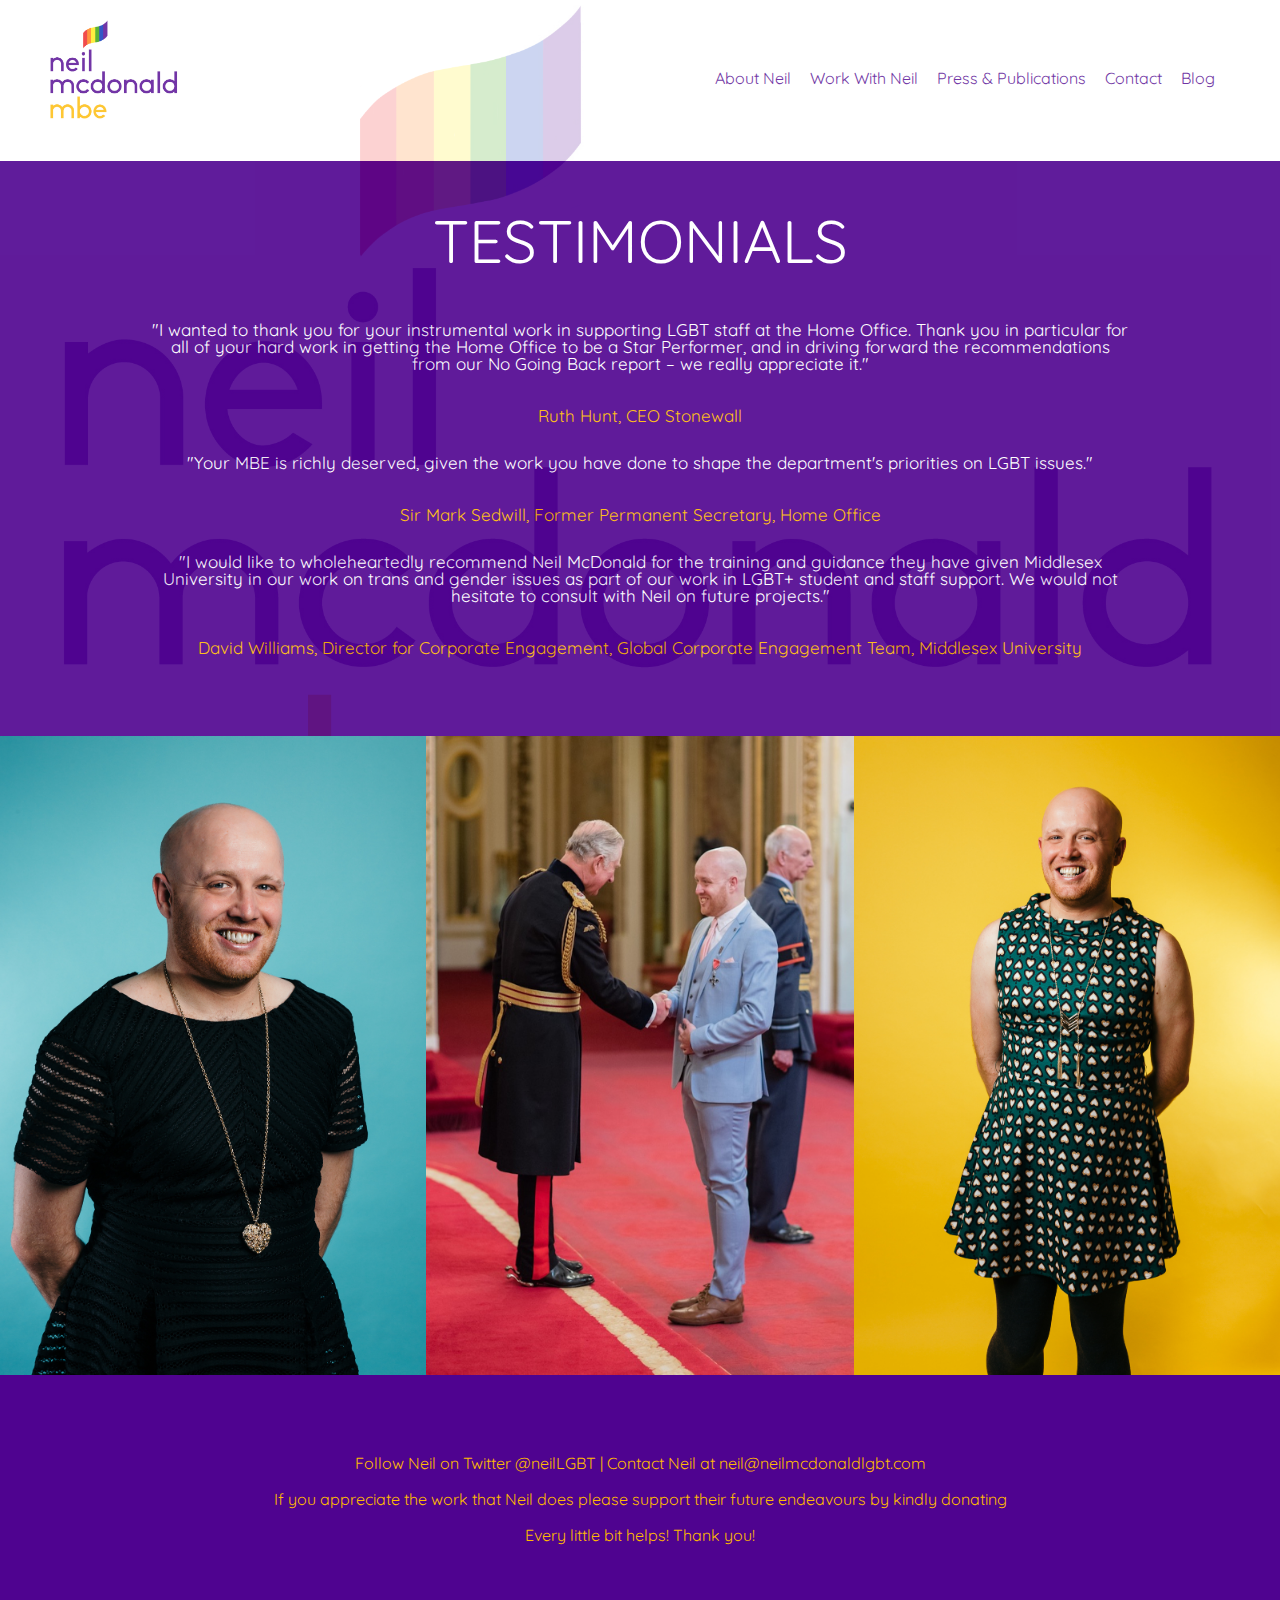
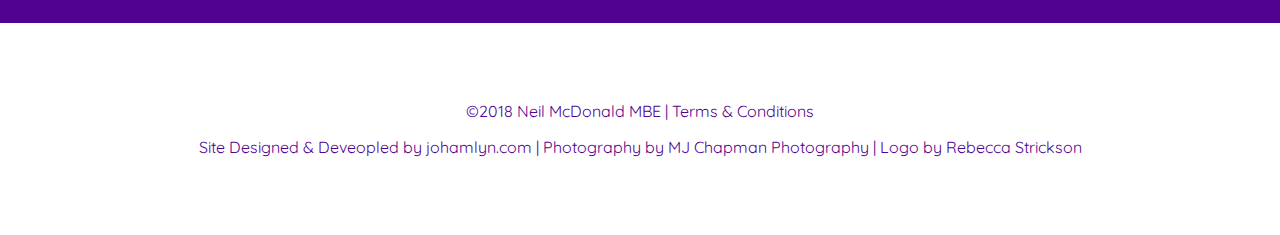
<file: testimonials.html>
<!DOCTYPE html>
<html lang="en">
<head>
	<meta charset="utf-8">
	<meta name="description" content="LGBT Consultancy and Diversity Training">
  <meta name="keywords" content="LGBT, Consultancy, Diversity, Training, MBE">
	<meta name="google-site-verification" content="7BDsLbnuIYHjJ8TFVWQrb4E8E2ICrcxUHDn8xOt4UGc">

	<link href="https://fonts.googleapis.com/css?family=Quicksand" rel="stylesheet">

  <link rel="icon" href="images/logo.jpg">

	<title>Neil McDonald MBE | Testimonials</title>

	<link rel="stylesheet" href="css/reset.css">
	<link rel="stylesheet" href="css/testimonials.css">

	<script>
  (function(i,s,o,g,r,a,m){i['GoogleAnalyticsObject']=r;i[r]=i[r]||function(){
  (i[r].q=i[r].q||[]).push(arguments)},i[r].l=1*new Date();a=s.createElement(o),
  m=s.getElementsByTagName(o)[0];a.async=1;a.src=g;m.parentNode.insertBefore(a,m)
  })(window,document,'script','https://www.google-analytics.com/analytics.js','ga');

  ga('create', 'UA-97072295-1', 'auto');
  ga('send', 'pageview');

</script>
</head>

<body>

<header>
	<a href="index.html"> <img src="images/logo.jpg" alt="logo"></a>

	<div class="list">
		<a href="about.html">About Neil</a>
		<a href="index.html">Work With Neil</a>
		<a href="press.html">Press & Publications</a>
		<a href="contact.html">Contact</a>
		<a href="http://neilmcdonaldlgbt.com/blog">Blog</a>
	</div>
</header>

<main>
	<h1>TESTIMONIALS</h1>

		<article>"I wanted to thank you for your instrumental work in supporting LGBT staff at the Home Office. Thank you in particular for all of your hard work in getting the Home Office to be a Star Performer, and in driving forward the recommendations from our No Going Back report – we really appreciate it."</article>

		<p>Ruth Hunt, CEO Stonewall</p>

		<article>"Your MBE is richly deserved, given the work you have done to shape the department's priorities on LGBT issues."</article>

		<p>Sir Mark Sedwill, Former Permanent Secretary, Home Office</p>

		<article>"I would like to wholeheartedly recommend Neil McDonald for the training and guidance they have given Middlesex University in our work on trans and gender issues as part of our work in LGBT+ student and staff support. We would not hesitate to consult with Neil on future projects."</article>

		<p>David Williams, Director for Corporate Engagement, Global Corporate Engagement Team, Middlesex University</p>
</main>

<div class="container">
   <img alt="neil mcdonald mbe" src="images/neil-1.jpg">
<div class="charles">
	 <img alt="neil mcdonald mbe" src="images/neil-c.jpg">
</div>
	 <img alt="neil mcdonald mbe" src="images/neil-29.jpg">
</div>

<div class="contact">
	<p><a href="https://twitter.com/neilLGBT">Follow Neil on Twitter @neilLGBT</a> | <a href="mailto:neil@neilmcdonaldlgbt.com"> Contact Neil at neil@neilmcdonaldlgbt.com</a></p>

	<p><a href="https://www.paypal.me/neilmcdonaldlgbt">If you appreciate the work that Neil does please support their future endeavours by kindly donating</a></p>
	<p>Every little bit helps! Thank you!</p>
</div>

<footer>
  <p>&copy;2018 Neil McDonald MBE | <a href="terms.html">Terms & Conditions</a></p>

	<p><a href="http://johamlyn.com/">Site Designed & Deveopled by johamlyn.com</a> |
	<a href="http://www.mjchapman.co.uk/"> Photography by MJ Chapman Photography</a> | <a href="http://www.rebeccastrickson.com/"> Logo by Rebecca Strickson</a></p>
</footer>

</body>
</html>
</file>
<file: css/style.css>
* {
  box-sizing: border-box;
}

/* Clear fix hack */
.clearfix:before, .clearfix:after {
  content: "";
  display: table;
}

.clearfix:after{
  clear: both;
}

body {
  color: #4f0390;
  font-family: 'Quicksand', sans-serif;
  max-width: 1700px;
  margin: 0 auto;
}

header {
  background-color: white;
}

header img {
 margin: 20px 0 40px 50px;
 width: 10%;
 height: 10%;
}

.list {
  float: right;
  padding: 70px 50px 0 0;
}

a {
  text-decoration: none;
}

header a {
  color: #4f0390;
  padding-right: 15px;
}

header a:hover {
  color: #feba01;
}

.container {
  display: flex;
}

.container > div {
  flex: 1; /*grow*/
}

p {
  padding-top: 20px;
}

.consultancy {
  background-color: #feba01;
  color: #4f0390;
  font-size: 75px;
  margin-top: auto;
  margin-bottom: auto;
  display: flex;
  justify-content: center;
  align-items: center;
  text-align: center;
  height: 700px;
  width: 100%;
}

.consultancy:hover {
  color: #feba01;
  background-image: url("../images/neil-21.jpg");
  background-size: 100%;
}

.speaking {
  background-color: #4f0390;
  color: #feba01;
}

.speaking:hover {
  color: #4f0390;
  background-image: url("../images/neil-26.jpg");
  background-size: 100%;
}

.contact, footer {
  background-color: white;
  color: #4f0390;
  padding: 60px 50px 80px 50px;
  text-align: center;
}

.contact a {
  color: #4f0390;
}

.contact a:hover {
  color: #feba01;
}

footer {
  background-color: #4f0390;
  color: #feba01;
}

footer a {
  text-decoration: none;
  color: #feba01;
}

footer a:hover {
  color: white;
}
</file>
<file: css/about.css>
* {
  box-sizing: border-box;
}

/* Clear fix hack */
.clearfix:before, .clearfix:after {
  content: "";
  display: table;
}

.clearfix:after{
  clear: both;
}

body {
  background-image: url("../images/logo.jpg");
  background-repeat: no-repeat;
  background-attachment: fixed;
  background-position: center top;
  background-size: contain;
  color: #4f0390;
  font-family: 'Quicksand', sans-serif;
  max-width: 1700px;
  margin: 0 auto;
}

header {
  background-color: white;
  opacity: 0.8;
}

header img {
 margin: 20px 0 40px 50px;
 width: 10%;
 height: 10%;
}

.list {
  float: right;
  padding: 70px 50px 0 0;
}

a {
  text-decoration: none;
}

header a {
  color: #4f0390;
  padding-right: 15px;
}

header a:hover {
  color: #feba01;
}

.container {
  display: flex;
}

.container > div {
  flex: 1; /*grow*/
}

.container img {
  width: 33.3%;
  height: 33.3%;
}

main {
  background-color: #4f0390;
  opacity: 0.9;
  color: white;
  font-size: 17px;
  padding: 50px 0 50px 0;
  text-align: center;
}

h1 {
  font-size: 60px;
  padding-bottom: 50px;
  text-align: center;
}

article {
  margin-right: 150px;
  margin-left: 150px;
  padding-bottom: 15px;
}

main ul {
 margin-left: 250px;
 margin-right: 250px;
 padding-bottom: 10px;
 text-align: left;
}

main li {
  padding: 15px;
  list-style: disc;
}

main a {
  color: white;
}

main a:hover {
  color: #feba01;
}

p {
  padding-top: 20px;
}

.contact, footer {
  background-color: white;
  color: #4f0390;
  padding: 60px 50px 80px 50px;
  text-align: center;
}

footer a {
  color: #4f0390;
}

footer a:hover {
  color: #feba01;
}

.contact {
  background-color: #4f0390;
  color: #feba01;
}

.contact a {
  text-decoration: none;
  color: #feba01;
}

.contact a:hover {
  color: white;
}
</file>
<file: css/contact.css>
* {
  box-sizing: border-box;
}

/* Clear fix hack */
.clearfix:before, .clearfix:after {
  content: "";
  display: table;
}

.clearfix:after{
  clear: both;
}

body {
  color: #4f0390;
  font-family: 'Quicksand', sans-serif;
  max-width: 1700px;
  margin: 0 auto;
}

header {
  background-color: white;
}

header img {
 margin: 20px 0 40px 50px;
 width: 10%;
 height: 10%;
}

.list {
  float: right;
  padding: 70px 50px 0 0;
}

a {
  text-decoration: none;
}

header a {
  color: #4f0390;
  padding-right: 15px;
}

header a:hover {
  color: #feba01;
}

main {
  font-size: 17px;
  text-align: center;
  padding: 0 100px 40px 100px;
}

p {
  padding-top: 20px;
}

section {
  padding: 40px 0 30px 0;
  font-size: 20px;
}

main img {
  height: 20%;
  width: 20%;
  padding-top: 40px;
}

main a {
  color: #4f0390;
}

main a:hover {
  color: #feba01;
}

.contact, footer {
  background-color: white;
  color: #4f0390;
  padding: 60px 50px 80px 50px;
  text-align: center;
}

footer a {
  color: #4f0390;
}

footer a:hover {
  color: #feba01;
}

.contact {
  background-color: #4f0390;
  color: #feba01;
}

.contact a {
  text-decoration: none;
  color: #feba01;
}

.contact a:hover {
  color: white;
}
</file>
<file: css/consultancy.css>
* {
  box-sizing: border-box;
}

/* Clear fix hack */
.clearfix:before, .clearfix:after {
  content: "";
  display: table;
}

.clearfix:after{
  clear: both;
}

body {
  color: #4f0390;
  font-family: 'Quicksand', sans-serif;
  max-width: 1700px;
  margin: 0 auto;
}

header img {
 margin: 20px 0 40px 50px;
 width: 10%;
 height: 10%;
}

.list {
  float: right;
  padding: 70px 50px 0 0;
}

a {
  text-decoration: none;
}

header a {
  color: #4f0390;
  padding-right: 15px;
}

header a:hover {
  color: #feba01;
}

main {
  font-size: 17px;
  text-align: center;
  padding: 0 100px 40px 100px;
}

h1 {
  font-size: 60px;
  padding: 40px 0 30px 0;
  text-align: center;
}

p {
  padding: 20px 0 20px 0;
}

section {
  color: #feba01;
  font-size: 20px;
  padding: 40px 0 40px 0;
}

main a {
  color: #4f0390;
}

main a:hover {
  color: #feba01;
}

.action, .contact, footer {
  background-color: white;
  color: #4f0390;
  padding: 60px 50px 80px 50px;
  text-align: center;
}

.action {
  padding: 20px 100px 40px 100px;
}

.contact a {
  color: #4f0390;
}

.contact a:hover {
  color: #feba01;
}

.action, footer {
  background-color: #4f0390;
  color: #feba01;
}

.action a, footer a {
  text-decoration: none;
  color: #feba01;
}

.action a:hover, footer a:hover {
  color: white;
}
</file>
<file: css/press.css>
* {
  box-sizing: border-box;
}

/* Clear fix hack */
.clearfix:before, .clearfix:after {
  content: "";
  display: table;
}

.clearfix:after{
  clear: both;
}

body {
  background-image: url("../images/logo.jpg");
  background-repeat: no-repeat;
  background-attachment: fixed;
  background-position: center top;
  background-size: contain;
  color: #4f0390;
  font-family: 'Quicksand', sans-serif;
  max-width: 1700px;
  margin: 0 auto;
}

header {
  background-color: white;
  opacity: 0.8;
}

header img {
 margin: 20px 0 40px 50px;
 width: 10%;
 height: 10%;
}

.list {
  float: right;
  padding: 70px 50px 0 0;
}

a {
  text-decoration: none;
}

header a {
  color: #4f0390;
  padding-right: 15px;
}

header a:hover {
  color: #feba01;
}

main {
  background-color: #4f0390;
  opacity: 0.9;
  color: white;
  font-size: 17px;
  padding-top: 50px;
  text-align: center;
}

h1 {
  font-size: 60px;
  padding-bottom: 60px;
  text-align: center;
}
article {
  padding-bottom: 60px;
}

main p {
  padding-bottom: 60px;
}

main a {
  color: #feba01;
}

main a:hover {
  color: white;
}

.video {
  padding-bottom: 60px;
}

.container {
  display: flex;
  padding-top: 30px;
}

.container > div {
  flex: 1; /*grow*/
}

.contact, footer {
  background-color: white;
  color: #4f0390;
  padding: 60px 50px 80px 50px;
  text-align: center;
}

article {
  margin-right: 150px;
  margin-left: 150px;
  padding-bottom: 15px;
}

p {
  padding-top: 20px;
  padding-bottom: 0;
}

footer a {
  color: #4f0390;
}

footer a:hover {
  color: #feba01;
}

.contact {
  background-color: #4f0390;
  color: #feba01;
}

.contact a {
  text-decoration: none;
  color: #feba01;
}

.contact a:hover {
  color: white;
}
</file>
<file: css/speaking.css>
* {
  box-sizing: border-box;
}

/* Clear fix hack */
.clearfix:before, .clearfix:after {
  content: "";
  display: table;
}

.clearfix:after{
  clear: both;
}

body {
  color: #4f0390;
  font-family: 'Quicksand', sans-serif;
  max-width: 1700px;
  margin: 0 auto;
}

header {
  background-color: white;
}

header img {
 margin: 20px 0 40px 50px;
 width: 10%;
 height: 10%;
}

.list {
  float: right;
  padding: 70px 50px 0 0;
}

a {
  text-decoration: none;
}

header a {
  color: #4f0390;
  padding-right: 15px;
}

header a:hover {
  color: #feba01;
}

main {
  font-size: 17px;
  text-align: center;
  padding: 0 100px 40px 100px;
}

h1 {
  font-size: 60px;
  padding: 40px 0 30px 0;
  text-align: center;
}

p {
  padding: 20px 0 20px 0;
}

main a {
  color: #4f0390;
}

main a:hover {
  color: #feba01;
}

.contact, footer {
  background-color: white;
  color: #4f0390;
  padding: 60px 50px 80px 50px;
  text-align: center;
}

footer a {
  color: #4f0390;
}

footer a:hover {
  color: #feba01;
}

.contact {
  background-color: #4f0390;
  color: #feba01;
}

.contact a {
  text-decoration: none;
  color: #feba01;
}

.contact a:hover {
  color: white;
}
</file>
<file: css/terms.css>
* {
  box-sizing: border-box;
}

/* Clear fix hack */
.clearfix:before, .clearfix:after {
  content: "";
  display: table;
}

.clearfix:after{
  clear: both;
}

body {
  color: #4f0390;
  font-family: 'Quicksand', sans-serif;
  max-width: 1700px;
  margin: 0 auto;
}

header {
  background-color: white;
}

header img {
 margin: 20px 0 40px 50px;
 width: 10%;
 height: 10%;
}

.list {
  float: right;
  padding: 70px 50px 0 0;
}

a {
  text-decoration: none;
}

header a {
  color: #4f0390;
  padding-right: 15px;
}

header a:hover {
  color: #feba01;
}

main {
  font-size: 17px;
  text-align: center;
  padding-bottom: 40px;
}

p {
  padding-top: 20px;
}

main img {
  height: 20%;
  width: 20%;
  padding-top: 40px;
}

main a {
  color: #4f0390;
}

main a:hover {
  color: #feba01;
}

.contact, footer {
  background-color: white;
  color: #4f0390;
  padding: 60px 50px 80px 50px;
  text-align: center;
}

footer a {
  color: #4f0390;
}

footer a:hover {
  color: #feba01;
}

.contact {
  background-color: #4f0390;
  color: #feba01;
}

.contact a {
  text-decoration: none;
  color: #feba01;
}

.contact a:hover {
  color: white;
}
</file>
<file: css/testimonials.css>
* {
  box-sizing: border-box;
}

/* Clear fix hack */
.clearfix:before, .clearfix:after {
  content: "";
  display: table;
}

.clearfix:after{
  clear: both;
}

body {
  background-image: url("../images/logo.jpg");
  background-repeat: no-repeat;
  background-attachment: fixed;
  background-position: center top;
  background-size: contain;
  color: #4f0390;
  font-family: 'Quicksand', sans-serif;
  max-width: 1700px;
  margin: 0 auto;
}

header {
  background-color: white;
  opacity: 0.8;
}

header img {
 margin: 20px 0 40px 50px;
 width: 10%;
 height: 10%;
}

.list {
  float: right;
  padding: 70px 50px 0 0;
}

a {
  text-decoration: none;
}

header a {
  color: #4f0390;
  padding-right: 15px;
}

header a:hover {
  color: #feba01;
}

.container {
  display: flex;
}

.container > div {
  flex: 1; /*grow*/
}

.container img {
  width: 33.3%;
  height: 33.3%;
}

.charles img {
  width: 100%;
  height: 100%;
}

main {
  background-color: #4f0390;
  opacity: 0.9;
  color: white;
  font-size: 17px;
  padding: 50px 0 50px 0;
  text-align: center;
}

h1 {
  font-size: 60px;
  padding-bottom: 50px;
  text-align: center;
}

article {
  margin-right: 150px;
  margin-left: 150px;
  padding-bottom: 15px;
}

p {
  padding-top: 20px;
}

main p {
  color: #feba01;
  padding-bottom: 30px;
}

.contact, footer {
  background-color: white;
  color: #4f0390;
  padding: 60px 50px 80px 50px;
  text-align: center;
}

footer a {
  color: #4f0390;
}

footer a:hover {
  color: #feba01;
}

.contact {
  background-color: #4f0390;
  color: #feba01;
}

.contact a {
  text-decoration: none;
  color: #feba01;
}

.contact a:hover {
  color: white;
}
</file>
